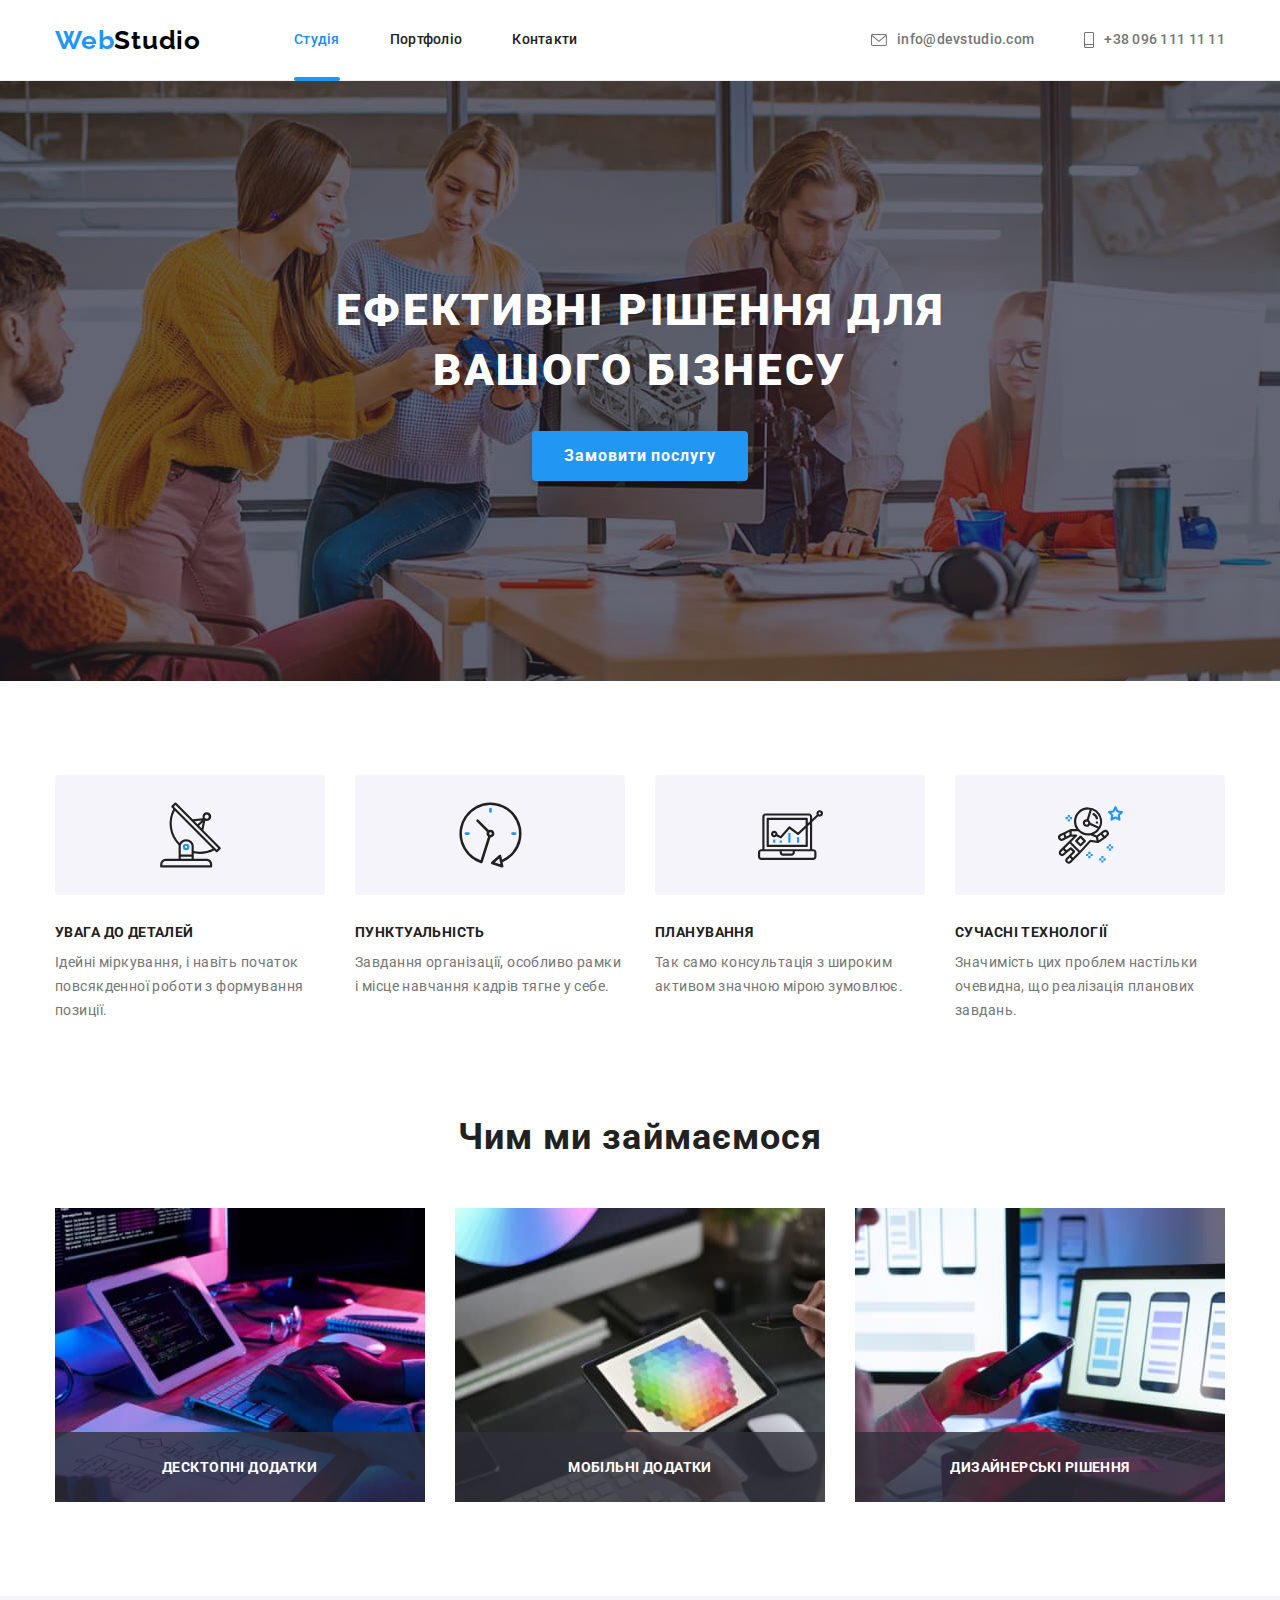
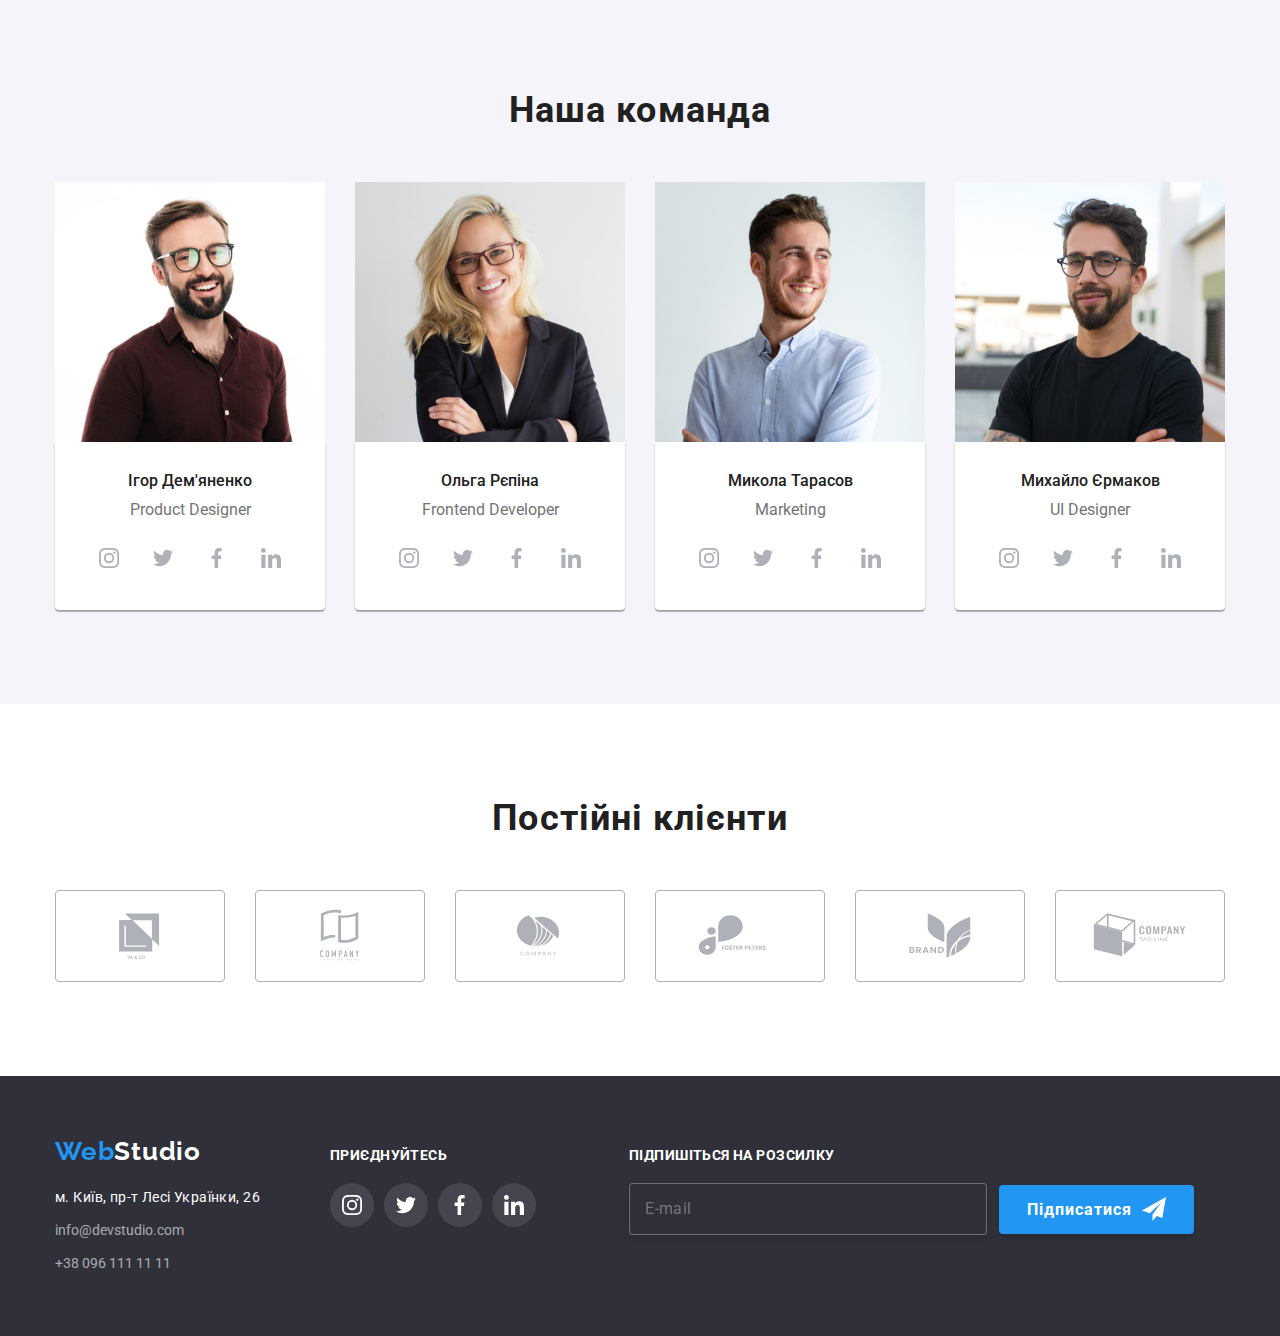
<file: index.html>
<!DOCTYPE html>
<html lang="uk">
  <head>
    <meta charset="UTF-8" />
    <meta
      http-equiv="X-UA-Compatible"
      content="IE=edge"
    />
    <meta
      name="viewport"
      content="width=device-width, initial-scale=1.0"
    />
    <meta
      name="viewport"
      content="width=device-width, initial-scale=1.0"
    />
    <title>WebStudio</title>
    <link
      rel="preconnect"
      href="https://fonts.googleapis.com"
    />
    <link
      rel="preconnect"
      href="https://fonts.gstatic.com"
      crossorigin
    />
    <link
      href="https://fonts.googleapis.com/css2?family=Raleway:wght@700&family=Roboto:wght@400;500;700;900&display=swap"
      rel="stylesheet"
    />
    <link
      rel="stylesheet"
      href="https://cdnjs.cloudflare.com/ajax/libs/modern-normalize/1.1.0/modern-normalize.min.css"
    />
    <link
      rel="stylesheet"
      href="./css/styles.css"
    />
    <link
      rel="stylesheet"
      href="./css/main.min.css"
    />
  </head>
  <body>
    <header class="header">
      <div class="container header__container">
        <nav class="navigation">
          <a class="logo" href=""
            ><span class="logo__first-part"
              >Web</span
            ><span class="logo__header"
              >Studio</span
            ></a
          >
          <ul class="list menu">
            <li class="menu__item">
              <a
                class="menu__link current"
                href="./index.html"
                >Студія</a
              >
            </li>
            <li class="menu__item">
              <a
                class="menu__link"
                href="./portfolio.html"
                >Портфоліо</a
              >
            </li>
            <li class="menu__item">
              <a class="menu__link" href=""
                >Контакти</a
              >
            </li>
          </ul>
        </nav>
        <div class="connect">
          <ul class="connect__list list">
            <li>
              <a
                class="connect__link"
                href="mailto=info@devstudio.com"
              >
                <svg width="16" height="12">
                  <use
                    class="connect__icon"
                    href="./images/sprite.svg#icon-envelope"
                  ></use></svg
                >info@devstudio.com</a
              >
            </li>
            <li>
              <a
                class="connect__link"
                href="tel=+380961111111"
              >
                <svg width="10" height="16 ">
                  <use
                    class="connect__icon"
                    href="./images/sprite.svg#icon-smartphone"
                  ></use></svg
                >+38 096 111 11 11</a
              >
            </li>
          </ul>
        </div>
      </div>
    </header>
    <main>
      <section class="hero">
        <h1 class="title">
          Ефективні рішення для <br />
          вашого бізнесу
        </h1>
        <button
          type="button"
          class="hero-button"
          data-modal-open
        >
          Замовити послугу
        </button>
      </section>
      <section class="about">
        <div class="container">
          <h2 class="visually-hidden">
            Наші переваги
          </h2>
          <ul class="about-list list">
            <li class="item-satellite">
              <div class="icon-container">
                <svg
                  class="about-svg"
                  width="65"
                  height="70px"
                >
                  <use
                    href="./images/symbol-defs.svg#iconsatellite-svg"
                  ></use>
                </svg>
              </div>
              <h3 class="features">
                УВАГА ДО ДЕТАЛЕЙ
              </h3>
              <p class="features-text">
                Ідейні міркування, і навіть
                початок повсякденної роботи з
                формування позиції.
              </p>
            </li>
            <li class="item-clock">
              <div class="icon-container">
                <svg
                  class="about-svg"
                  width="65"
                  height="70px"
                >
                  <use
                    href="./images/symbol-defs.svg#iconclock-svg"
                  ></use>
                </svg>
              </div>
              <h3 class="features">
                ПУНКТУАЛЬНІСТЬ
              </h3>
              <p class="features-text">
                Завдання організації, особливо
                рамки і місце навчання кадрів
                тягне у себе.
              </p>
            </li>
            <li class="item-computer">
              <div class="icon-container">
                <svg
                  class="about-svg"
                  width="65"
                  height="70px"
                >
                  <use
                    href="./images/symbol-defs.svg#icondiagram-svg"
                  ></use>
                </svg>
              </div>
              <h3 class="features">ПЛАНУВАННЯ</h3>
              <p class="features-text">
                Так само консультація з широким
                активом значною мірою зумовлює.
              </p>
            </li>
            <li class="item-astronaut">
              <div class="icon-container">
                <svg
                  class="about-svg"
                  width="65"
                  height="70px"
                >
                  <use
                    href="./images/symbol-defs.svg#iconastronaut-svg"
                  ></use>
                </svg>
              </div>
              <h3 class="features">
                СУЧАСНІ ТЕХНОЛОГІЇ
              </h3>
              <p class="features-text">
                Значимість цих проблем настільки
                очевидна, що реалізація планових
                завдань.
              </p>
            </li>
          </ul>
        </div>
      </section>
      <section class="content">
        <div class="container specialty">
          <h2 class="specialty__title">
            Чим ми займаємося
          </h2>
          <div class="work">
            <ul class="list apps">
              <li class="apps-text">
                <a href="#" class="apps__link"
                  ><img
                    src="./images/img-about-1.jpg"
                    alt="допомагаємо скластки робочій графік"
                    width="370"
                  />
                  <h3 class="apps__thum-text">
                    Десктопні додатки
                  </h3></a
                >
              </li>
              <li class="apps-text">
                <a href="#" class="apps__link"
                  ><img
                    src="./images/img-about-2.jpg"
                    alt="навчаємо на високому рівні"
                    width="370"
                  />
                  <h3 class="apps__mobile-text">
                    Мобільні додатки
                  </h3></a
                >
              </li>

              <li class="apps-text">
                <a href="#" class="apps__link">
                  <img
                    src="./images/img-abour-3.jpg"
                    alt="здійснюєм ваші мрії"
                    width="370"
                  />
                  <h3 class="apps__designe-text">
                    Дизайнерські рішення
                  </h3></a
                >
              </li>
            </ul>
          </div>
        </div>
      </section>
      <section class="slider">
        <div class="container">
          <h2 class="slider-heading">
            Наша команда
          </h2>
          <ul class="list slider-list">
            <li class="slider-text">
              <img
                class="slider-img"
                src="./images/img-igor.jpg"
                alt="Персонал"
                width="270"
              />
              <div class="primary-slider-text">
                <h3 class="slider-title">
                  Ігор Дем'яненко
                </h3>
                <p class="slider-text">
                  Product Designer
                </p>
                <ul class="list slider-list-icon">
                  <li class="slider-text-icon">
                    <a
                      class="soc-icons-link"
                      href="#"
                    >
                      <svg width="20" height="20">
                        <use
                          class="slider-icon-bg"
                          href="./images/symbol-defs.svg#iconinstagram-svg"
                        ></use>
                      </svg>
                    </a>
                  </li>
                  <li class="slider-text-icon">
                    <a
                      class="soc-icons-link"
                      href="#"
                    >
                      <svg width="20" height="20">
                        <use
                          class="slider-icon-bg"
                          href="./images/symbol-defs.svg#icontwitter-svg"
                        ></use>
                      </svg>
                    </a>
                  </li>
                  <li class="slider-text-icon">
                    <a
                      class="soc-icons-link"
                      href="#"
                    >
                      <svg width="20" height="20">
                        <use
                          class="slider-icon-bg"
                          href="./images/symbol-defs.svg#iconfacebook-svg"
                        ></use>
                      </svg>
                    </a>
                  </li>
                  <li class="slider-text-icon">
                    <a
                      class="soc-icons-link"
                      href="#"
                    >
                      <svg width="20" height="20">
                        <use
                          class="slider-icon-bg"
                          href="./images/symbol-defs.svg#iconlinkedin-svg"
                        ></use>
                      </svg>
                    </a>
                  </li>
                </ul>
              </div>
            </li>
            <li class="slider-text">
              <img
                class="slider-img"
                src="./images/img-olga.jpg"
                alt="Персонал"
                width="270"
              />
              <div class="primary-slider-text">
                <h3 class="slider-title">
                  Ольга Рєпіна
                </h3>
                <p class="slider-text">
                  Frontend Developer
                </p>
                <ul class="list slider-list-icon">
                  <li class="slider-text-icon">
                    <a
                      class="soc-icons-link"
                      href="#"
                    >
                      <svg width="20" height="20">
                        <use
                          class="slider-icon-bg"
                          href="./images/symbol-defs.svg#iconinstagram-svg"
                        ></use>
                      </svg>
                    </a>
                  </li>
                  <li class="slider-text-icon">
                    <a
                      class="soc-icons-link"
                      href="#"
                    >
                      <svg width="20" height="20">
                        <use
                          class="slider-icon-bg"
                          href="./images/symbol-defs.svg#icontwitter-svg"
                        ></use>
                      </svg>
                    </a>
                  </li>
                  <li class="slider-text-icon">
                    <a
                      class="soc-icons-link"
                      href="#"
                    >
                      <svg width="20" height="20">
                        <use
                          class="slider-icon-bg"
                          href="./images/symbol-defs.svg#iconfacebook-svg"
                        ></use>
                      </svg>
                    </a>
                  </li>
                  <li class="slider-text-icon">
                    <a
                      class="soc-icons-link"
                      href="#"
                    >
                      <svg width="20" height="20">
                        <use
                          class="slider-icon-bg"
                          href="./images/symbol-defs.svg#iconlinkedin-svg"
                        ></use>
                      </svg>
                    </a>
                  </li>
                </ul>
              </div>
            </li>
            <li class="slider-text">
              <img
                class="slider-img"
                src="./images/img-mukola.jpg"
                alt="Персонал"
                width="270"
              />
              <div class="primary-slider-text">
                <h3 class="slider-title">
                  Микола Тарасов
                </h3>
                <p class="slider-text">
                  Marketing
                </p>
                <ul class="list slider-list-icon">
                  <li class="slider-text-icon">
                    <a
                      class="soc-icons-link"
                      href="#"
                    >
                      <svg width="20" height="20">
                        <use
                          class="slider-icon-bg"
                          href="./images/symbol-defs.svg#iconinstagram-svg"
                        ></use>
                      </svg>
                    </a>
                  </li>
                  <li class="slider-text-icon">
                    <a
                      class="soc-icons-link"
                      href="#"
                    >
                      <svg width="20" height="20">
                        <use
                          class="slider-icon-bg"
                          href="./images/symbol-defs.svg#icontwitter-svg"
                        ></use>
                      </svg>
                    </a>
                  </li>
                  <li class="slider-text-icon">
                    <a
                      class="soc-icons-link"
                      href="#"
                    >
                      <svg width="20" height="20">
                        <use
                          class="slider-icon-bg"
                          href="./images/symbol-defs.svg#iconfacebook-svg"
                        ></use>
                      </svg>
                    </a>
                  </li>
                  <li class="slider-text-icon">
                    <a
                      class="soc-icons-link"
                      href="#"
                    >
                      <svg width="20" height="20">
                        <use
                          class="slider-icon-bg"
                          href="./images/symbol-defs.svg#iconlinkedin-svg"
                        ></use>
                      </svg>
                    </a>
                  </li>
                </ul>
              </div>
            </li>
            <li class="slider-text">
              <img
                class="slider-img"
                src="./images/img-mykhailo.jpg"
                alt="Персонал"
                width="270"
              />
              <div class="primary-slider-text">
                <h3 class="slider-title">
                  Михайло Єрмаков
                </h3>
                <p class="slider-text">
                  UI Designer
                </p>
                <ul class="list slider-list-icon">
                  <li class="slider-text-icon">
                    <a
                      class="soc-icons-link"
                      href="#"
                    >
                      <svg width="20" height="20">
                        <use
                          class="slider-icon-bg"
                          href="./images/symbol-defs.svg#iconinstagram-svg"
                        ></use>
                      </svg>
                    </a>
                  </li>
                  <li class="slider-text-icon">
                    <a
                      class="soc-icons-link"
                      href="#"
                    >
                      <svg width="20" height="20">
                        <use
                          class="slider-icon-bg"
                          href="./images/symbol-defs.svg#icontwitter-svg"
                        ></use>
                      </svg>
                    </a>
                  </li>
                  <li class="slider-text-icon">
                    <a
                      class="soc-icons-link"
                      href="#"
                    >
                      <svg width="20" height="20">
                        <use
                          class="slider-icon-bg"
                          href="./images/symbol-defs.svg#iconfacebook-svg"
                        ></use>
                      </svg>
                    </a>
                  </li>
                  <li class="slider-text-icon">
                    <a
                      class="soc-icons-link"
                      href="#"
                    >
                      <svg width="20" height="20">
                        <use
                          class="slider-icon-bg"
                          href="./images/symbol-defs.svg#iconlinkedin-svg"
                        ></use>
                      </svg>
                    </a>
                  </li>
                </ul>
              </div>
            </li>
          </ul>
        </div>
      </section>
      <section class="customers">
        <div class="container">
          <h2 class="customers__title">
            Постійні клієнти
          </h2>
          <ul class="list company">
            <li>
              <a class="company__link" href="#">
                <svg
                  class="company__icon-containers"
                  width="106"
                  height="60"
                >
                  <use
                    class="company__icon"
                    href="./images/symbol-logo-svg.svg#iconlogo-ya-svg"
                  ></use>
                </svg>
              </a>
            </li>
            <li>
              <a class="company__link" href="#">
                <svg
                  class="company__icon-containers"
                  width="106"
                  height="60"
                >
                  <use
                    class="company__icon"
                    href="./images/symbol-logo-svg.svg#iconlogo-tagline-svg"
                  ></use>
                </svg>
              </a>
            </li>
            <li>
              <a class="company__link" href="#">
                <svg
                  class="company__icon-containers"
                  width="106"
                  height="60"
                >
                  <use
                    class="company__icon"
                    href="./images/symbol-logo-svg.svg#iconlogo-company-svg"
                  ></use>
                </svg>
              </a>
            </li>
            <li>
              <a class="company__link" href="#">
                <svg
                  class="company__icon-containers"
                  width="106"
                  height="60"
                >
                  <use
                    class="company__icon"
                    href="./images/symbol-logo-svg.svg#iconlogo-foster-svg"
                  ></use>
                </svg>
              </a>
            </li>
            <li>
              <a class="company__link" href="#">
                <svg
                  class="company__icon-containers"
                  width="106"
                  height="60"
                >
                  <use
                    class="company__icon"
                    href="./images/symbol-logo-svg.svg#iconlogo-brand-svg"
                  ></use>
                </svg>
              </a>
            </li>
            <li>
              <a class="company__link" href="#">
                <svg
                  class="company__icon-containers"
                  width="106"
                  height="60"
                >
                  <use
                    class="company__icon"
                    href="./images/symbol-logo-svg.svg#iconlogo-tag-svg"
                  ></use>
                </svg>
              </a>
            </li>
          </ul>
        </div>
      </section>
    </main>
    <footer class="footer">
      <div class="container footer-container">
        <div class="primary-footer">
          <a
            class="logo footer-link"
            href="./index.html"
            ><span class="logo__first-part"
              >Web</span
            ><span class="logo__footer"
              >Studio</span
            ></a
          >
          <address>
            <ul class="list footer-list">
              <li class="item">
                <a
                  class="footer-adress"
                  href="https://goo.gl/maps/4LqHr1r6RmhCcxyH7"
                  target="_blank"
                  rel="noopener nofollow noreferrer"
                  >м. Київ, пр-т Лесі Українки,
                  26</a
                >
              </li>
              <li class="item">
                <a
                  class="footer-contacts"
                  href="mailto=info@devstudio.com"
                  >info@devstudio.com</a
                >
              </li>
              <li class="item">
                <a
                  class="footer-contacts"
                  href="tel=+380961111111"
                  >+38 096 111 11 11</a
                >
              </li>
            </ul>
          </address>
        </div>
        <div class="container-icons">
          <h2 class="footer-title-icons">
            приєднуйтесь
          </h2>
          <ul class="list footer-list-icons">
            <li>
              <a
                class="soc-ocons-footer"
                href="#"
              >
                <svg
                  class="soc-icons-image"
                  width="20"
                  height="20"
                >
                  <use
                    class="footer-icon"
                    href="./images/symbol-defs.svg#iconinstagram-svg"
                  ></use>
                </svg>
              </a>
            </li>
            <li>
              <a
                class="soc-ocons-footer"
                href="#"
              >
                <svg width="20" height="20">
                  <use
                    class="footer-icon"
                    href="./images/symbol-defs.svg#icontwitter-svg"
                  ></use>
                </svg>
              </a>
            </li>
            <li>
              <a
                class="soc-ocons-footer"
                href="#"
              >
                <svg width="20" height="20">
                  <use
                    class="footer-icon"
                    href="./images/symbol-defs.svg#iconfacebook-svg"
                  ></use>
                </svg>
              </a>
            </li>
            <li>
              <a
                class="soc-ocons-footer"
                href="#"
              >
                <svg width="20" height="20">
                  <use
                    class="footer-icon"
                    href="./images/symbol-defs.svg#iconlinkedin-svg"
                  ></use>
                </svg>
              </a>
            </li>
          </ul>
        </div>
        <div class="form-container">
          <p class="footer-form-text">
            Підпишіться на розсилку
          </p>
          <form class="form-footer">
            <label
              class="footer-label"
              for="gmail"
            ></label>
            <input
              class="footer-input"
              type="email"
              name="gmail"
              id="gmail"
              placeholder="E-mail"
            />
            <button
              type="submit"
              class="footer-btn"
            >
              Підписатися
              <svg
                class="footer-btn-icon"
                width="24"
                height="24"
              >
                <use
                  href="./images/symbol-defs.svg#icon-send"
                ></use>
              </svg>
            </button>
          </form>
        </div>
      </div>
    </footer>
    <div class="backdrop is-hidden" data-modal>
      <div class="modal">
        <button
          type="button"
          class="button-modal"
          data-modal-close
        >
          <svg
            class="modal-svg"
            width="18"
            height="18"
          >
            <use
              class="modal-icon"
              href="./images/sprite.svg#iconclose-black-svg"
            ></use>
          </svg>
        </button>
        <b class="form-title"
          >Залиште свої дані, ми вам
          передзвонимо</b
        >
        <form class="modal-form">
          <ul class="form-list list">
            <li class="modal-list-text">
              <label
                class="form-label"
                for="name"
              >
                Ім'я</label
              >
              <div class="form-wrap">
                <input
                  class="form-input"
                  type="text"
                  name="name"
                  required
                  id="name"
                />
                <svg
                  class="modal-svg-input"
                  width="18"
                  height="18"
                >
                  <use
                    class="modal-icon"
                    href="./images/symbol-defs.svg#iconperson-black-svg"
                  ></use>
                </svg>
              </div>
            </li>
            <li class="modal-list-text">
              <label class="form-label" for="tel">
                Телефон</label
              >
              <div class="form-wrap">
                <input
                  class="form-input"
                  type="tel"
                  name="tel"
                  required
                  id="tel"
                />
                <svg
                  class="modal-svg-input"
                  width="18"
                  height="18"
                >
                  <use
                    class="modal-icon"
                    href="./images/symbol-defs.svg#iconphone-black-svg"
                  ></use>
                </svg>
              </div>
            </li>
            <li class="modal-list-text">
              <label
                class="form-label"
                for="mail"
              >
                Пошта</label
              >
              <div class="form-wrap">
                <input
                  class="form-input"
                  type="email"
                  name="mail"
                  required
                  id="mail"
                />
                <svg
                  class="modal-svg-input"
                  width="18"
                  height="18"
                >
                  <use
                    href="./images/symbol-defs.svg#iconemail-black-svg"
                  ></use>
                </svg>
              </div>
            </li>
          </ul>

          <label class="form-label" for="comment"
            >Коментар</label
          >
          <textarea
            class="form-textarea"
            name="comment"
            id="comment"
            rows="10"
            placeholder="Введіть текст"
          ></textarea>
          <div class="form-checkbox">
            <input
              class="checkbox-input visually-hidden"
              type="checkbox"
              name="checkbox"
              required
              id="checkbox"
              value="true"
            />
            <label
              for="checkbox"
              class="check-text"
            >
              <span>
                <svg
                  class="check-icon"
                  height="15"
                  width="16"
                >
                  <use
                    href="./images/symbol-defs.svg#icon-check-icon"
                  ></use>
                </svg>
              </span>
              Погоджуюся з розсилкою та приймаю
              <a href="#" class="form-link"
                >Умови договору</a
              >
            </label>
          </div>
          <button
            type="submit"
            class="form-button"
          >
            Відправити
          </button>
        </form>
      </div>
    </div>
    <script src="./modal.js"></script>
  </body>
</html>
</file>
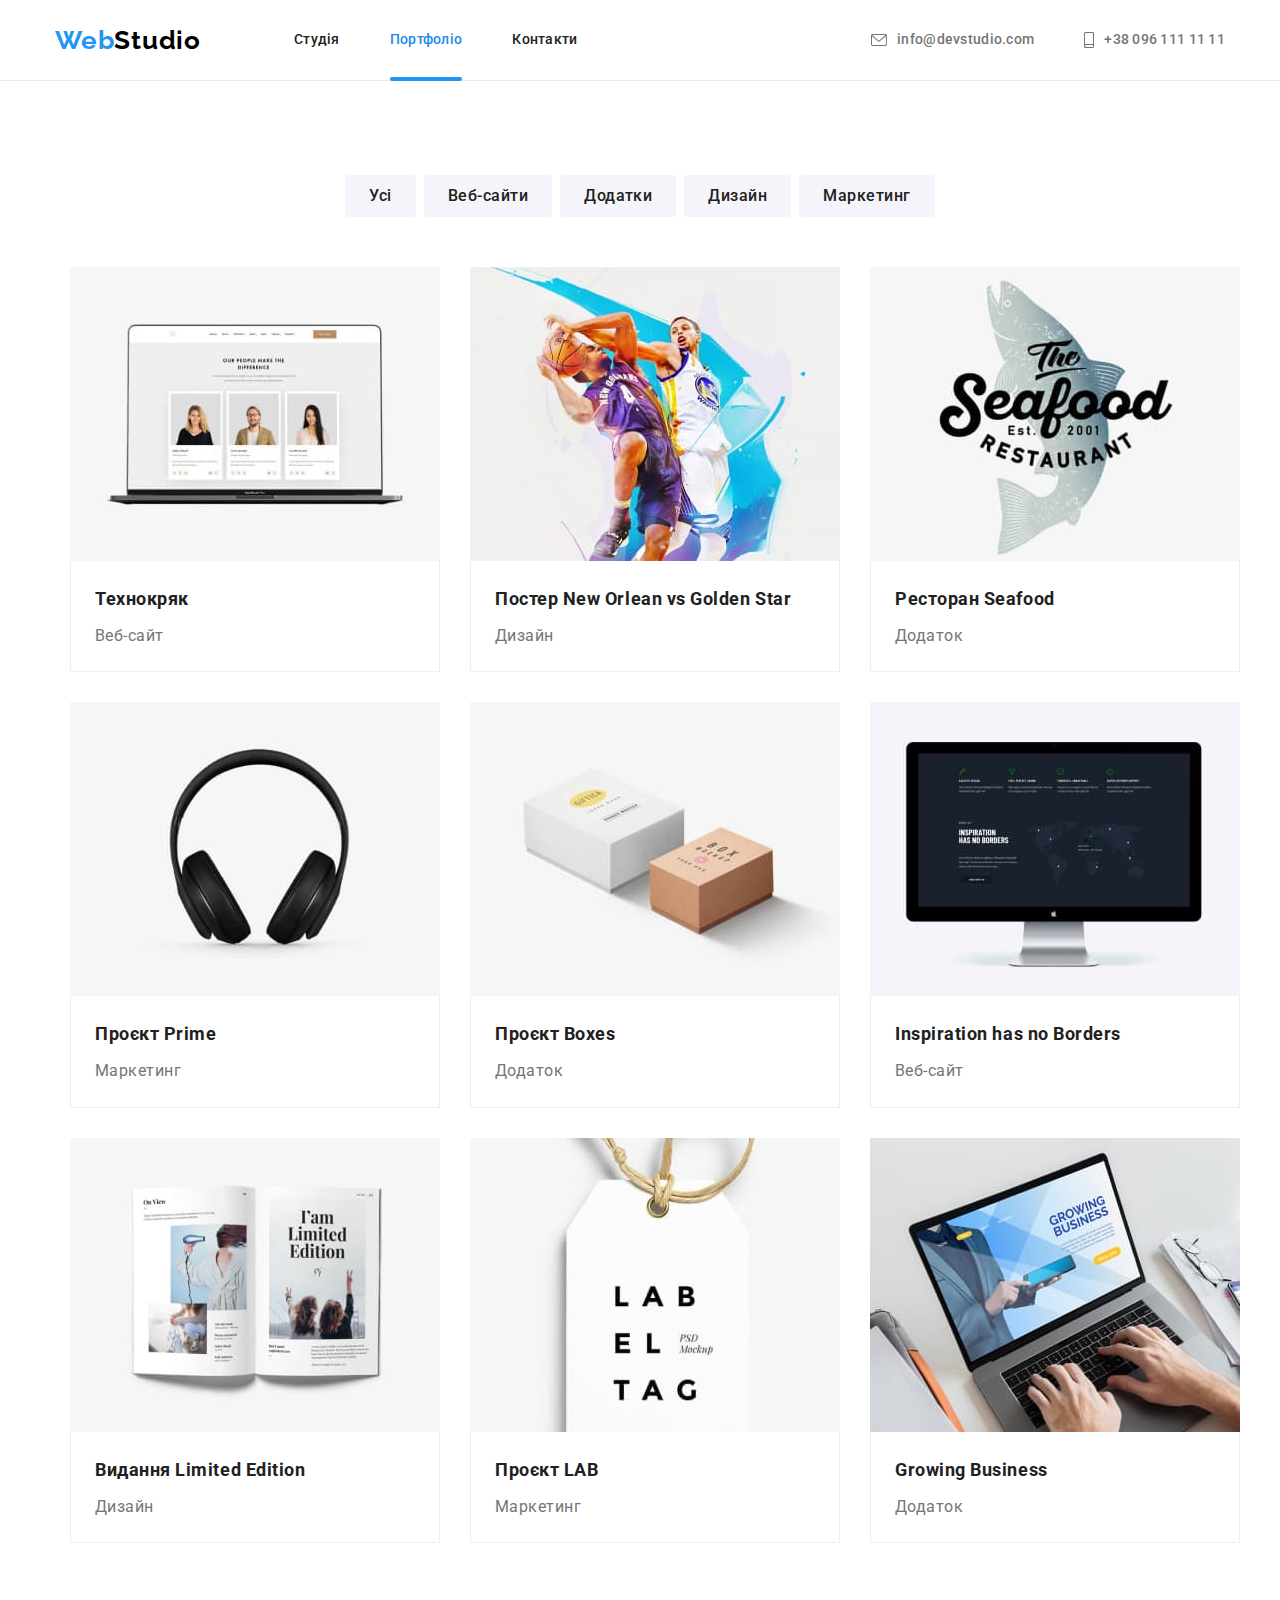
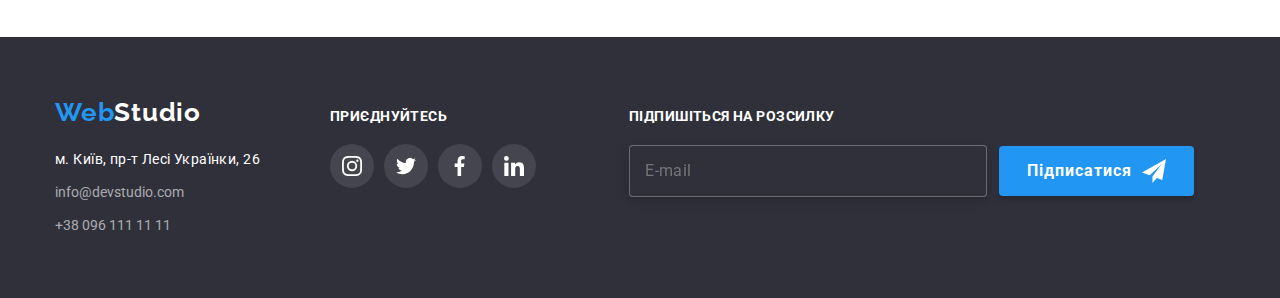
<file: portfolio.html>
<!DOCTYPE html>
<html lang="uk">
  <head>
    <meta charset="UTF-8" />
    <meta
      http-equiv="X-UA-Compatible"
      content="IE=edge"
    />
    <meta
      name="viewport"
      content="width=device-width, initial-scale=1.0"
    />
    <title>WebStudio</title>
    <link
      rel="preconnect"
      href="https://fonts.googleapis.com"
    />
    <link
      rel="preconnect"
      href="https://fonts.gstatic.com"
      crossorigin
    />
    <link
      href="https://fonts.googleapis.com/css2?family=Raleway:wght@700&family=Roboto:wght@400;500;700;900&display=swap"
      rel="stylesheet"
    />
    <link
      rel="stylesheet"
      href="https://cdnjs.cloudflare.com/ajax/libs/modern-normalize/1.1.0/modern-normalize.min.css"
    />
    <link
      rel="stylesheet"
      href="./css/styles.css"
    />
    <link
      rel="stylesheet"
      href="./css/portfolio.min.css"
    />
  </head>
  <body>
    <header class="header">
      <div class="container header__container">
        <nav class="navigation">
          <a class="logo" href=""
            ><span class="logo__first-part"
              >Web</span
            ><span class="logo__header"
              >Studio</span
            ></a
          >
          <ul class="list menu">
            <li class="menu__item">
              <a
                class="menu__link"
                href="./index.html"
                >Студія</a
              >
            </li>
            <li class="menu__item">
              <a
                class="menu__link current"
                href="./portfolio.html"
                >Портфоліо</a
              >
            </li>
            <li class="menu__item">
              <a class="menu__link" href=""
                >Контакти</a
              >
            </li>
          </ul>
        </nav>
        <div class="connect">
          <ul class="connect__list list">
            <li>
              <a
                class="connect__link"
                href="mailto=info@devstudio.com"
              >
                <svg width="16" height="12">
                  <use
                    class="connect__icon"
                    href="./images/sprite.svg#icon-envelope"
                  ></use></svg
                >info@devstudio.com</a
              >
            </li>
            <li>
              <a
                class="connect__link"
                href="tel=+380961111111"
              >
                <svg width="10" height="16 ">
                  <use
                    class="connect__icon"
                    href="./images/sprite.svg#icon-smartphone"
                  ></use></svg
                >+38 096 111 11 11</a
              >
            </li>
          </ul>
        </div>
      </div>
    </header>
    <main>
      <section class="cart">
        <div class="container">
          <h1 class="visually-hidden">
            Портофоліо
          </h1>
          <ul class="list cart-list">
            <li>
              <button class="btn" type="button">
                Усі
              </button>
            </li>
            <li>
              <button class="btn" type="button">
                Веб-сайти
              </button>
            </li>
            <li>
              <button class="btn" type="button">
                Додатки
              </button>
            </li>
            <li>
              <button class="btn" type="button">
                Дизайн
              </button>
            </li>
            <li>
              <button class="btn" type="button">
                Маркетинг
              </button>
            </li>
          </ul>
          <div class="container">
            <ul class="list secondary-list">
              <li class="item project-item">
                <a
                  class="cart-container-link"
                  href="#"
                >
                  <div class="project-thumb">
                    <img
                      class="cart-img"
                      src="./images/images-portfolio/img-portfolio-1-jpg.jpg"
                      alt="Веб-сайт"
                      width="370"
                    />
                    <p class="product-text">
                      Ресурс пропонує комплексні
                      пропозиції з різним рівнем
                      функціоналу та сервісів. Все
                      це дозволить відвідувачу
                      отримати вичерпні відомості
                      про компанію чи приватну
                      особу.
                    </p>
                  </div>
                  <div class="cart-container">
                    <h2 class="cart-title">
                      Технокряк
                    </h2>
                    <p class="cart-text">
                      Веб-сайт
                    </p>
                  </div>
                </a>
              </li>
              <li class="item project-item">
                <a
                  class="cart-container-link"
                  href="#"
                >
                  <div class="project-thumb">
                    <img
                      class="cart-img"
                      src="./images/images-portfolio/img-portfolio-2-jpg.jpg"
                      alt="Дизайн"
                      width="370"
                    />
                    <p class="product-text">
                      Ресурс пропонує комплексні
                      пропозиції з різним рівнем
                      функціоналу та сервісів. Все
                      це дозволить відвідувачу
                      отримати вичерпні відомості
                      про компанію чи приватну
                      особу.
                    </p>
                  </div>
                  <div class="cart-container">
                    <h2 class="cart-title">
                      Постер New Orlean vs Golden
                      Star
                    </h2>
                    <p class="cart-text">
                      Дизайн
                    </p>
                  </div>
                </a>
              </li>
              <li class="item project-item">
                <a
                  class="cart-container-link"
                  href="#"
                >
                  <div class="project-thumb">
                    <img
                      class="cart-img"
                      src="./images/images-portfolio/img-portfolio-3-jpg.jpg"
                      alt="Додаток"
                      width="370"
                    />
                    <p class="product-text">
                      Ресурс пропонує комплексні
                      пропозиції з різним рівнем
                      функціоналу та сервісів. Все
                      це дозволить відвідувачу
                      отримати вичерпні відомості
                      про компанію чи приватну
                      особу.
                    </p>
                  </div>
                  <div class="cart-container">
                    <h2 class="cart-title">
                      Ресторан Seafood
                    </h2>
                    <p class="cart-text">
                      Додаток
                    </p>
                  </div>
                </a>
              </li>
              <li class="item project-item">
                <a
                  class="cart-container-link"
                  href="#"
                >
                  <div class="project-thumb">
                    <img
                      class="cart-img"
                      src="./images/images-portfolio/img-portfolio-4-jpg.jpg"
                      alt="Маркетинг"
                      width="370"
                    />
                    <p class="product-text">
                      Ресурс пропонує комплексні
                      пропозиції з різним рівнем
                      функціоналу та сервісів. Все
                      це дозволить відвідувачу
                      отримати вичерпні відомості
                      про компанію чи приватну
                      особу.
                    </p>
                  </div>
                  <div class="cart-container">
                    <h2 class="cart-title">
                      Проєкт Prime
                    </h2>
                    <p class="cart-text">
                      Маркетинг
                    </p>
                  </div>
                </a>
              </li>
              <li class="item project-item">
                <a
                  class="cart-container-link"
                  href="#"
                >
                  <div class="project-thumb">
                    <img
                      class="cart-img"
                      src="./images/images-portfolio/img-portfolio-5-jpg.jpg"
                      alt="Додаток"
                      width="370"
                    />
                    <p class="product-text">
                      Ресурс пропонує комплексні
                      пропозиції з різним рівнем
                      функціоналу та сервісів. Все
                      це дозволить відвідувачу
                      отримати вичерпні відомості
                      про компанію чи приватну
                      особу.
                    </p>
                  </div>
                  <div class="cart-container">
                    <h2 class="cart-title">
                      Проєкт Boxes
                    </h2>
                    <p class="cart-text">
                      Додаток
                    </p>
                  </div>
                </a>
              </li>
              <li class="item project-item">
                <a
                  class="cart-container-link"
                  href="#"
                >
                  <div class="project-thumb">
                    <img
                      class="cart-img"
                      src="./images/images-portfolio/img-portfolio-6-lpg.jpg"
                      alt="Веб-сайт"
                      width="370"
                    />
                    <p class="product-text">
                      Ресурс пропонує комплексні
                      пропозиції з різним рівнем
                      функціоналу та сервісів. Все
                      це дозволить відвідувачу
                      отримати вичерпні відомості
                      про компанію чи приватну
                      особу.
                    </p>
                  </div>
                  <div class="cart-container">
                    <h2 class="cart-title">
                      Inspiration has no Borders
                    </h2>
                    <p class="cart-text">
                      Веб-сайт
                    </p>
                  </div>
                </a>
              </li>
              <li class="item project-item">
                <a
                  class="cart-container-link"
                  href="#"
                >
                  <div class="project-thumb">
                    <img
                      class="cart-img"
                      src="./images/images-portfolio/img-portfolio-7-jpg.jpg"
                      alt="Дизайн"
                      width="370"
                    />
                    <p class="product-text">
                      Ресурс пропонує комплексні
                      пропозиції з різним рівнем
                      функціоналу та сервісів. Все
                      це дозволить відвідувачу
                      отримати вичерпні відомості
                      про компанію чи приватну
                      особу.
                    </p>
                  </div>
                  <div class="cart-container">
                    <h2 class="cart-title">
                      Видання Limited Edition
                    </h2>
                    <p class="cart-text">
                      Дизайн
                    </p>
                  </div>
                </a>
              </li>
              <li class="item project-item">
                <a
                  class="cart-container-link"
                  href="#"
                >
                  <div class="project-thumb">
                    <img
                      class="cart-img"
                      src="./images/images-portfolio/img-portfolio-8-jpg.jpg"
                      alt="Маркетинг"
                      width="370"
                    />
                    <p class="product-text">
                      Ресурс пропонує комплексні
                      пропозиції з різним рівнем
                      функціоналу та сервісів. Все
                      це дозволить відвідувачу
                      отримати вичерпні відомості
                      про компанію чи приватну
                      особу.
                    </p>
                  </div>
                  <div class="cart-container">
                    <h2 class="cart-title">
                      Проєкт LAB
                    </h2>
                    <p class="cart-text">
                      Маркетинг
                    </p>
                  </div>
                </a>
              </li>
              <li class="item project-item">
                <a
                  class="cart-container-link"
                  href="#"
                >
                  <div class="project-thumb">
                    <img
                      class="cart-img"
                      src="./images/images-portfolio/img-portfolio-9-jpg.jpg"
                      alt="Додаток"
                      width="370"
                    />
                    <p class="product-text">
                      Ресурс пропонує комплексні
                      пропозиції з різним рівнем
                      функціоналу та сервісів. Все
                      це дозволить відвідувачу
                      отримати вичерпні відомості
                      про компанію чи приватну
                      особу.
                    </p>
                  </div>
                  <div class="cart-container">
                    <h2 class="cart-title">
                      Growing Business
                    </h2>
                    <p class="cart-text">
                      Додаток
                    </p>
                  </div>
                </a>
              </li>
            </ul>
          </div>
        </div>
      </section>
    </main>
    <footer class="footer">
      <div class="container footer-container">
        <div class="primary-footer">
          <a
            class="logo footer-link"
            href="./index.html"
            ><span class="logo__first-part"
              >Web</span
            ><span class="logo__footer"
              >Studio</span
            ></a
          >
          <address>
            <ul class="list footer-list">
              <li class="item">
                <a
                  class="footer-adress"
                  href="https://goo.gl/maps/4LqHr1r6RmhCcxyH7"
                  target="_blank"
                  rel="noopener nofollow noreferrer"
                  >м. Київ, пр-т Лесі Українки,
                  26</a
                >
              </li>
              <li class="item">
                <a
                  class="footer-contacts"
                  href="mailto=info@devstudio.com"
                  >info@devstudio.com</a
                >
              </li>
              <li class="item">
                <a
                  class="footer-contacts"
                  href="tel=+380961111111"
                  >+38 096 111 11 11</a
                >
              </li>
            </ul>
          </address>
        </div>
        <div class="container-icons">
          <h2 class="footer-title-icons">
            приєднуйтесь
          </h2>
          <ul class="list footer-list-icons">
            <li>
              <a
                class="soc-ocons-footer"
                href="#"
              >
                <svg
                  class="soc-icons-image"
                  width="20"
                  height="20"
                >
                  <use
                    class="footer-icon"
                    href="./images/symbol-defs.svg#iconinstagram-svg"
                  ></use>
                </svg>
              </a>
            </li>
            <li>
              <a
                class="soc-ocons-footer"
                href="#"
              >
                <svg width="20" height="20">
                  <use
                    class="footer-icon"
                    href="./images/symbol-defs.svg#icontwitter-svg"
                  ></use>
                </svg>
              </a>
            </li>
            <li>
              <a
                class="soc-ocons-footer"
                href="#"
              >
                <svg width="20" height="20">
                  <use
                    class="footer-icon"
                    href="./images/symbol-defs.svg#iconfacebook-svg"
                  ></use>
                </svg>
              </a>
            </li>
            <li>
              <a
                class="soc-ocons-footer"
                href="#"
              >
                <svg width="20" height="20">
                  <use
                    class="footer-icon"
                    href="./images/symbol-defs.svg#iconlinkedin-svg"
                  ></use>
                </svg>
              </a>
            </li>
          </ul>
        </div>
        <div class="form-container">
          <p class="footer-form-text">
            Підпишіться на розсилку
          </p>
          <form class="form-footer">
            <label
              class="footer-label"
              for="gmail"
            ></label>
            <input
              class="footer-input"
              type="email"
              name="gmail"
              id="gmail"
              placeholder="E-mail"
            />
            <button
              type="submit"
              class="footer-btn"
            >
              Підписатися
              <svg
                class="footer-btn-icon"
                width="24"
                height="24"
              >
                <use
                  href="./images/symbol-defs.svg#icon-send"
                ></use>
              </svg>
            </button>
          </form>
        </div>
      </div>
    </footer>
  </body>
</html>
</file>
<file: css/styles.css>
/* button */

/* hero */
</file>
<file: css/main.min.css>
h1,h2,h3,h4,p,ul{margin:0}img{display:block;max-width:100%}.list{list-style:none;margin:0;padding:0}a{text-decoration:none}link{text-decoration:none}.container{width:1200px;padding-left:15px;padding-right:15px;margin:0 auto}body{background-color:#fff;font-family:Roboto,sans-serif}:root{--title-text-color: #212121;--section-background-color: #f5f4fa;--second-background-color: #2f303a;--footer-contacts-color: rgba(255, 255, 255, 0.6);--second-text-color: #757575;--ptimary-backgrond-color: #ffffff;--primary-text-color: #ffffff;--accent-text-color: #2196f3;--second-accent-color: #188ce8;--accent-background-color: #188ce8;--thumb-bg: rgba(47, 48, 58, 0.8)}.visually-hidden{position:absolute;white-space:nowrap;width:1px;height:1px;overflow:hidden;border:0;padding:0;clip:rect(0 0 0 0);-webkit-clip-path:inset(50%);clip-path:inset(50%);margin:-1px}.is-hidden{opacity:0;pointer-events:none;visibility:hidden}.hero-button{color:#fff;background-color:#2196f3;font-weight:700;font-size:16px;line-height:1.88;letter-spacing:.06em;font-family:inherit;cursor:pointer;border-radius:4px;padding:10px 32px;border:rgba(0,0,0,0);box-shadow:0px 4px 4px rgba(0,0,0,.15);transition:color 250ms cubic-bezier(0.4, 0, 0.2, 1),background-color 250ms cubic-bezier(0.4, 0, 0.2, 1)}.hero-button:hover,.hero-button:focus{background-color:var(--accent-background-color)}.btn{color:var(--title-text-color);background-color:var(--section-background-color);font-weight:500;font-size:16px;line-height:1.62;font-family:inherit;cursor:pointer;border-radius:4px;border-color:rgba(0,0,0,0);padding:6px 22px;letter-spacing:.03em;transition:color 250ms cubic-bezier(0.4, 0, 0.2, 1),background-color 250ms cubic-bezier(0.4, 0, 0.2, 1),box-shadow 250ms cubic-bezier(0.4, 0, 0.2, 1)}.btn:hover,.btn:focus{background-color:#2196f3;color:var(--primary-text-color);box-shadow:0px 3px 1px rgba(0,0,0,.1),0px 1px 2px rgba(0,0,0,.08),0px 2px 2px rgba(0,0,0,.12)}.footer-btn{display:flex;text-align:center;align-items:center;margin-left:12px;gap:10px;padding:10px 28px;justify-content:center;transition:color 250ms cubic-bezier(0.4, 0, 0.2, 1),background-color 250ms cubic-bezier(0.4, 0, 0.2, 1);cursor:pointer;font-weight:700;font-size:16px;line-height:1.87;letter-spacing:.06em;background:var(--accent-text-color);color:var(--primary-text-color);box-shadow:0px 4px 4px rgba(0,0,0,.15);border-radius:4px;border:none}.footer-btn:hover,.footer-btn:focus{background-color:var(--accent-background-color)}.form-button{align-items:center;text-align:center;display:block;margin-right:auto;margin-left:auto;padding:10px 52px;border:none;background-color:var(--accent-text-color);box-shadow:0px 4px 4px rgba(0,0,0,.15);border-radius:4px;cursor:pointer;transition:color 250ms cubic-bezier(0.4, 0, 0.2, 1),background-color 250ms cubic-bezier(0.4, 0, 0.2, 1);font-family:inherit;font-weight:700;font-size:16px;line-height:1.87;letter-spacing:.06em;color:var(--primary-text-color)}.form-button:focus,.form-button:hover{background-color:var(--accent-background-color)}.button-modal{position:absolute;top:8px;right:8px;display:flex;align-items:center;justify-content:center;cursor:pointer;height:30px;width:30px;border:1px solid rgba(0,0,0,.1);background-color:var(--ptimary-backgrond-color);border-radius:50%;padding:0;transition:fill 250ms cubic-bezier(0.4, 0, 0.2, 1)}.button-modal:focus{background-color:#fff}.header{border-bottom:1px solid #ececec}.header__container{display:flex;align-items:center}.header__container .navigation{display:flex;align-items:center}.navigation{background-color:var(--ptimary-backgrond-color)}.logo{font-family:"Raleway";font-weight:700;font-size:26px;line-height:1.19;letter-spacing:.03em;text-align:center}.logo__first-part{color:var(--accent-text-color)}.logo__header{color:#000}.menu{display:flex;gap:50px;margin-left:93px}.menu__item{position:relative}.menu__link.current::after{content:"";display:block;width:100%;height:4px;bottom:-1px;position:absolute;background-color:var(--accent-text-color);border-radius:2px}.connect__list .connect__link{display:flex;padding-top:32px;padding-bottom:32px;align-items:center}.connect{align-items:center;display:flex;margin-left:auto}.nav-icon{fill:var(--second-text-color)}.navigation .menu__link{color:var(--title-text-color);font-family:Roboto,sans-serif;font-weight:500;font-size:14px;line-height:1.14;letter-spacing:.02em;cursor:pointer}.connect__list{display:flex;align-items:center;gap:50px;margin-left:auto}.connect__link{color:var(--second-text-color);font-weight:500;font-size:14px;line-height:1.14;letter-spacing:.02em;align-items:center;gap:10px;transition:color 250ms cubic-bezier(0.4, 0, 0.2, 1)}.connect__link:focus,.connect__link:hover{color:var(--accent-text-color)}.connect__link .connect__icon{transition:fill 250ms cubic-bezier(0.4, 0, 0.2, 1)}.connect__icon{fill:var(--second-text-color)}.connect__link:focus .connect__icon,.connect__link:hover .connect__icon{fill:var(--accent-text-color)}.menu__link.current{color:var(--second-accent-color)}.menu__link{color:var(--title-text-color);font-family:Roboto,sans-serif;font-weight:500;font-size:14px;line-height:1.14;letter-spacing:.02em;list-style:inherit;padding-top:32px;padding-bottom:32px;display:block;transition:color 250ms cubic-bezier(0.4, 0, 0.2, 1)}.menu__link:focus,.menu__link:hover{color:var(--accent-text-color)}.hero{background-color:#c4c4c4;text-align:center;padding-top:200px;padding-bottom:200px;background-image:linear-gradient(rgba(47, 48, 58, 0.4), rgba(47, 48, 58, 0.4)),url(../images/hero-bg.jpg);background-repeat:no-repeat;background-position:center;background-size:cover;max-width:1600px;align-items:center;margin-right:auto;margin-left:auto}.title{color:var(--primary-text-color);font-weight:900;font-size:44px;line-height:1.36;letter-spacing:.06em;text-transform:uppercase;margin-bottom:30px}.about{padding-bottom:94px;padding-top:94px}.about-list{display:flex;gap:30px}.about-list li{flex-basis:calc((100% - 90px)/4)}.icon-container{align-items:center;justify-content:center;width:270px;height:120px;background-color:var(--section-background-color);display:flex;margin-bottom:30px;border-radius:4px}.features{color:var(--title-text-color);font-style:normal;font-weight:700;font-size:14px;line-height:1.14;letter-spacing:.03em;margin-bottom:10px}.features-text{color:var(--second-text-color);font-size:14px;line-height:1.71;letter-spacing:.03em}.content{padding-bottom:94px}.work{display:flex;flex-basis:calc((100% - 60px)/3)}.specialty__title{color:var(--title-text-color);font-weight:700;font-size:36px;line-height:1.16;text-align:center;letter-spacing:.03em;margin-top:0;margin-bottom:50px}.content .list{display:flex;gap:30px}.thumb{position:relative}.apps__thum-text{font-size:14px;line-height:1.14px;text-align:center;letter-spacing:.03em;background:var(--thumb-bg);color:var(--primary-text-color);bottom:0;left:50%;transform:translate(-50%, 0);display:flex;position:absolute;width:370px;height:70px;padding:27px 107px;text-transform:uppercase;align-items:center}.thumb-item{position:relative}.apps__mobile-text{font-size:14px;line-height:1.14px;text-align:center;letter-spacing:.03em;background:var(--thumb-bg);color:var(--primary-text-color);bottom:0;left:50%;transform:translate(-50%, 0);display:flex;position:absolute;width:370px;height:70px;text-transform:uppercase;align-items:center;justify-content:center}.thumb-designe{position:relative}.apps__designe-text{font-size:14px;line-height:1.14px;text-align:center;letter-spacing:.03em;background:var(--thumb-bg);color:var(--primary-text-color);bottom:0;left:50%;transform:translate(-50%, 0);display:flex;position:absolute;width:370px;height:70px;text-transform:uppercase;align-items:center;justify-content:center}.apps__link{position:relative}.slider{background-color:var(--section-background-color);padding-top:94px;padding-bottom:94px}.slider-list{display:flex;gap:30px}.slider-text{text-align:center}.primary-slider-text{box-shadow:0px 1px 3px rgba(0,0,0,.12),0px 1px 1px rgba(0,0,0,.14),0px 2px 1px rgba(0,0,0,.2);border-radius:0px 0px 4px 4px}.slider-heading{color:var(--title-text-color);font-weight:700;font-size:36px;line-height:1.16;text-align:center;letter-spacing:.03em;margin-top:0;margin-bottom:50px}.slider-title{color:var(--title-text-color);font-weight:500;font-size:16px;line-height:1.18;margin-bottom:10px}.slider-text{color:var(--second-text-color);font-size:16px;line-height:1.18;background-color:var(--ptimary-backgrond-color)}.soc-icons-link{width:44px;height:44px;border-radius:50%;align-items:center;justify-content:center;display:flex;transition:background-color 250ms cubic-bezier(0.4, 0, 0.2, 1)}.soc-icons-link:hover,.soc-icons-link:focus{fill:var(--primary-text-color);background-color:var(--accent-text-color)}.soc-icons-link .slider-icon-bg{transition:fill 250ms cubic-bezier(0.4, 0, 0.2, 1)}.slider-list-icon{display:flex;align-items:center;justify-content:center;margin-top:16px;gap:10px}.slider-icon-bg{fill:#afb1b8}.soc-icons-link:hover .slider-icon-bg,.soc-icons-link:focus .slider-icon-bg{fill:var(--primary-text-color)}.primary-slider-text{padding-top:30px;padding-bottom:30px}.customers{background-color:var(--ptimary-backgrond-color);padding-top:94px;padding-bottom:94px}.customers__title{font-weight:700;font-size:36px;line-height:1.16;text-align:center;letter-spacing:.03em;color:var(--title-text-color);margin-right:auto;margin-left:auto;margin-bottom:50px}.company{display:flex;gap:30px;align-items:center}.company__link{display:flex;width:170px;height:92px;justify-content:center;align-items:center;border:1px solid #afb1b8;border-radius:4px;padding:16px 32px;background-color:var(--ptimary-backgrond-color);transition:border-color 250ms cubic-bezier(0.4, 0, 0.2, 1)}.company__link:focus,.company__link:hover{border-color:var(--accent-text-color)}.company__link .company__icon{transition:fill 250ms cubic-bezier(0.4, 0, 0.2, 1)}.company__icon{fill:#afb1b8}.company__link:focus .company__icon,.company__link:hover .company__icon{fill:var(--accent-text-color)}.backdrop{position:fixed;top:0;left:0;width:100%;height:100%;opacity:1;transition:opacity 250ms cubic-bezier(0.4, 0, 0.2, 1),visibility 250ms cubic-bezier(0.4, 0, 0.2, 1);background-color:rgba(0,0,0,.2)}.modal{position:absolute;top:50%;left:50%;transform:translate(-50%, -50%) scale(1);transition:transform 250ms cubic-bezier(0.4, 0, 0.2, 1);padding:40px;min-width:528px;min-height:581px;background-color:var(--ptimary-backgrond-color)}.backdrop.is-hidden .modal{transform:translate(-50%, -50%) scale(0);transition:transform 250ms cubic-bezier(0.4, 0, 0.2, 1)}.form-title{display:block;text-align:center;margin-bottom:12px;font-weight:700;font-size:20px;line-height:1.15;letter-spacing:.03em;color:var(--title-text-color)}.modal-list-text{margin-bottom:10px}.form-label{display:flex;flex-direction:column;font-weight:400;font-size:12px;letter-spacing:.01em;margin-bottom:4px;color:var(--second-text-color)}.form-wrap{position:relative;display:flex}.form-input{height:40px;width:100%;padding-left:41px;border:1px solid rgba(33,33,33,.2);border-radius:4px;outline:rgba(0,0,0,0)}.form-input:focus{outline:rgba(0,0,0,0);border:1px solid var(--accent-text-color)}.modal-svg-input{position:absolute;top:50%;left:15px;transform:translateY(-50%)}.form-input:focus+.modal-svg-input{fill:var(--accent-text-color)}.form-checkbox{font-weight:400;font-size:14px;line-height:1.16;letter-spacing:.03em;margin-top:20px;margin-bottom:30px}.checkbox span{display:flex;align-items:center;width:16px;height:15px;border-radius:2px;margin-right:7px;border:1px solid #adff2f}.form-textarea{width:100%;display:block;padding-left:16px;padding-top:12px}.form-textarea{border:1px solid rgba(33,33,33,.2);border-radius:4px;height:120px;resize:none;padding-left:16px}.form-textarea:focus{border-color:var(--accent-text-color);outline:rgba(0,0,0,0)}.form-textarea::-moz-placeholder{font-weight:400;font-size:12px;line-height:1.16;letter-spacing:.01em;color:rgba(117,117,117,.5)}.form-textarea:-ms-input-placeholder{font-weight:400;font-size:12px;line-height:1.16;letter-spacing:.01em;color:rgba(117,117,117,.5)}.form-textarea::placeholder{font-weight:400;font-size:12px;line-height:1.16;letter-spacing:.01em;color:rgba(117,117,117,.5)}.checkbox-label{color:var(--second-text-color)}.form-link{color:var(--accent-text-color);text-decoration:underline}.form-link::after{content:"";width:10px;height:1px;display:block;color:#2196f3}.check-text span{width:16px;height:15px;border-radius:2px;border:1px solid var(--title-text-color);display:flex;align-items:center;justify-content:center;margin-right:9px;fill:rgba(0,0,0,0)}.checkbox-input:checked+.check-text span{background-color:var(--accent-text-color);fill:var(--primary-text-color);border-color:rgba(0,0,0,0)}.checkbox-input:focus+.check-text span{border-color:#2196f3}.check-text{display:flex;align-items:center;justify-content:center;font-weight:400;font-size:14px;line-height:1.71;letter-spacing:.03em;color:var(--second-text-color)}.check-icon{display:flex;align-items:center;justify-content:center}.form-link{margin-left:5px}.check-text .form-button:hover,.form-button:focus{background-color:var(--accent-background-color)}.button-modal:focus .modal-icon,.button-modal:hover .modal-icon{fill:var(--accent-text-color)}.footer{background-color:var(--second-background-color);padding-top:60px;padding-bottom:60px}.footer-link{margin-bottom:20px;display:inline-block}.logo__footer{color:var(--primary-text-color)}.footer-contacts{color:var(--footer-contacts-color);font-size:14px;line-height:1.71;font-style:normal;display:inline-block;transition:color 250ms cubic-bezier(0.4, 0, 0.2, 1),background-color 250ms cubic-bezier(0.4, 0, 0.2, 1)}.footer-contacts:hover,.footer-contacts:focus{color:var(--accent-text-color)}.footer-adress{color:var(--primary-text-color);font-size:14px;line-height:1.71;letter-spacing:.03em;font-style:normal;display:inline-block;transition:color 250ms cubic-bezier(0.4, 0, 0.2, 1),background-color 250ms cubic-bezier(0.4, 0, 0.2, 1)}.footer-adress:hover,.footer-adress:focus{color:var(--accent-text-color)}.footer-list .item{margin-bottom:9px}.footer-list .item:last-child{margin-bottom:0}.footer-title-icons{font-weight:700;font-size:14px;line-height:16px;letter-spacing:.03em;text-transform:uppercase;color:var(--primary-text-color);margin-bottom:20px}.footer-list-icons{display:flex;gap:10px}.container-icons{align-items:baseline}.primary-footer{align-items:baseline;margin-right:70px}.footer-container{align-items:baseline;display:flex}.form-container{margin-left:93px}.soc-ocons-footer{width:44px;height:44px;border-radius:50%;align-items:center;justify-content:center;display:flex;background-repeat:no-repeat;background-color:rgba(255,255,255,.1);transition:background-color 250ms cubic-bezier(0.4, 0, 0.2, 1) fill 250ms cubic-bezier(0.4, 0, 0.2, 1)}.soc-ocons-footer:focus,.soc-ocons-footer:hover{color:var(--accent-text-color);background-color:var(--second-accent-color)}.footer-icon{fill:var(--primary-text-color)}.footer-input{width:358px;font-weight:400;font-size:16px;line-height:1.25;align-items:center;letter-spacing:.03em;padding:15px;background-color:#2f303a;border:1px solid rgba(255,255,255,.3);filter:drop-shadow(0px 4px 4px rgba(0, 0, 0, 0.15));border-radius:4px;transition:border-color 250ms cubic-bezier(0.4, 0, 0.2, 1);color:var(--primary-text-color)}.footer-input:focus{border-color:var(--accent-text-color);outline:rgba(0,0,0,0)}.form-footer{display:flex;align-items:center;justify-content:center}.footer-form-text{margin-bottom:20px;font-weight:700;font-size:14px;line-height:1.14;letter-spacing:.03em;text-transform:uppercase;color:var(--primary-text-color)}.backdrop{position:fixed;top:0;left:0;width:100%;height:100%;opacity:1;transition:opacity 250ms cubic-bezier(0.4, 0, 0.2, 1),visibility 250ms cubic-bezier(0.4, 0, 0.2, 1);background-color:rgba(0,0,0,.2)}.modal{position:absolute;top:50%;left:50%;transform:translate(-50%, -50%) scale(1);transition:transform 250ms cubic-bezier(0.4, 0, 0.2, 1);padding:40px;min-width:528px;min-height:581px;background-color:var(--ptimary-backgrond-color)}.backdrop.is-hidden .modal{transform:translate(-50%, -50%) scale(0);transition:transform 250ms cubic-bezier(0.4, 0, 0.2, 1)}.form-title{display:block;text-align:center;margin-bottom:12px;font-weight:700;font-size:20px;line-height:1.15;letter-spacing:.03em;color:var(--title-text-color)}.modal-list-text{margin-bottom:10px}.form-label{display:flex;flex-direction:column;font-weight:400;font-size:12px;letter-spacing:.01em;margin-bottom:4px;color:var(--second-text-color)}.form-wrap{position:relative;display:flex}.form-input{height:40px;width:100%;padding-left:41px;border:1px solid rgba(33,33,33,.2);border-radius:4px;outline:rgba(0,0,0,0)}.form-input:focus{outline:rgba(0,0,0,0);border:1px solid var(--accent-text-color)}.modal-svg-input{position:absolute;top:50%;left:15px;transform:translateY(-50%)}.form-input:focus+.modal-svg-input{fill:var(--accent-text-color)}.form-checkbox{font-weight:400;font-size:14px;line-height:1.16;letter-spacing:.03em;margin-top:20px;margin-bottom:30px}.checkbox span{display:flex;align-items:center;width:16px;height:15px;border-radius:2px;margin-right:7px;border:1px solid #adff2f}.form-textarea{width:100%;display:block;padding-left:16px;padding-top:12px}.form-textarea{border:1px solid rgba(33,33,33,.2);border-radius:4px;height:120px;resize:none;padding-left:16px}.form-textarea:focus{border-color:var(--accent-text-color);outline:rgba(0,0,0,0)}.form-textarea::-moz-placeholder{font-weight:400;font-size:12px;line-height:1.16;letter-spacing:.01em;color:rgba(117,117,117,.5)}.form-textarea:-ms-input-placeholder{font-weight:400;font-size:12px;line-height:1.16;letter-spacing:.01em;color:rgba(117,117,117,.5)}.form-textarea::placeholder{font-weight:400;font-size:12px;line-height:1.16;letter-spacing:.01em;color:rgba(117,117,117,.5)}.checkbox-label{color:var(--second-text-color)}.form-link{color:var(--accent-text-color);text-decoration:underline}.form-link::after{content:"";width:10px;height:1px;display:block;color:#2196f3}.check-text span{width:16px;height:15px;border-radius:2px;border:1px solid var(--title-text-color);display:flex;align-items:center;justify-content:center;margin-right:9px;fill:rgba(0,0,0,0)}.checkbox-input:checked+.check-text span{background-color:var(--accent-text-color);fill:var(--primary-text-color);border-color:rgba(0,0,0,0)}.checkbox-input:focus+.check-text span{border-color:#2196f3}.check-text{display:flex;align-items:center;justify-content:center;font-weight:400;font-size:14px;line-height:1.71;letter-spacing:.03em;color:var(--second-text-color)}.check-icon{display:flex;align-items:center;justify-content:center}.form-link{margin-left:5px}.check-text .form-button:hover,.form-button:focus{background-color:var(--accent-background-color)}.button-modal:focus .modal-icon,.button-modal:hover .modal-icon{fill:var(--accent-text-color)}/*# sourceMappingURL=main.min.css.map */
</file>
<file: css/portfolio.min.css>
h1,h2,h3,h4,p,ul{margin:0}img{display:block;max-width:100%}.list{list-style:none;margin:0;padding:0}a{text-decoration:none}link{text-decoration:none}.container{width:1200px;padding-left:15px;padding-right:15px;margin:0 auto}body{background-color:#fff;font-family:Roboto,sans-serif}:root{--title-text-color: #212121;--section-background-color: #f5f4fa;--second-background-color: #2f303a;--footer-contacts-color: rgba(255, 255, 255, 0.6);--second-text-color: #757575;--ptimary-backgrond-color: #ffffff;--primary-text-color: #ffffff;--accent-text-color: #2196f3;--second-accent-color: #188ce8;--accent-background-color: #188ce8;--thumb-bg: rgba(47, 48, 58, 0.8)}.visually-hidden{position:absolute;white-space:nowrap;width:1px;height:1px;overflow:hidden;border:0;padding:0;clip:rect(0 0 0 0);-webkit-clip-path:inset(50%);clip-path:inset(50%);margin:-1px}.is-hidden{opacity:0;pointer-events:none;visibility:hidden}.hero-button{color:#fff;background-color:#2196f3;font-weight:700;font-size:16px;line-height:1.88;letter-spacing:.06em;font-family:inherit;cursor:pointer;border-radius:4px;padding:10px 32px;border:rgba(0,0,0,0);box-shadow:0px 4px 4px rgba(0,0,0,.15);transition:color 250ms cubic-bezier(0.4, 0, 0.2, 1),background-color 250ms cubic-bezier(0.4, 0, 0.2, 1)}.hero-button:hover,.hero-button:focus{background-color:var(--accent-background-color)}.btn{color:var(--title-text-color);background-color:var(--section-background-color);font-weight:500;font-size:16px;line-height:1.62;font-family:inherit;cursor:pointer;border-radius:4px;border-color:rgba(0,0,0,0);padding:6px 22px;letter-spacing:.03em;transition:color 250ms cubic-bezier(0.4, 0, 0.2, 1),background-color 250ms cubic-bezier(0.4, 0, 0.2, 1),box-shadow 250ms cubic-bezier(0.4, 0, 0.2, 1)}.btn:hover,.btn:focus{background-color:#2196f3;color:var(--primary-text-color);box-shadow:0px 3px 1px rgba(0,0,0,.1),0px 1px 2px rgba(0,0,0,.08),0px 2px 2px rgba(0,0,0,.12)}.footer-btn{display:flex;text-align:center;align-items:center;margin-left:12px;gap:10px;padding:10px 28px;justify-content:center;transition:color 250ms cubic-bezier(0.4, 0, 0.2, 1),background-color 250ms cubic-bezier(0.4, 0, 0.2, 1);cursor:pointer;font-weight:700;font-size:16px;line-height:1.87;letter-spacing:.06em;background:var(--accent-text-color);color:var(--primary-text-color);box-shadow:0px 4px 4px rgba(0,0,0,.15);border-radius:4px;border:none}.footer-btn:hover,.footer-btn:focus{background-color:var(--accent-background-color)}.form-button{align-items:center;text-align:center;display:block;margin-right:auto;margin-left:auto;padding:10px 52px;border:none;background-color:var(--accent-text-color);box-shadow:0px 4px 4px rgba(0,0,0,.15);border-radius:4px;cursor:pointer;transition:color 250ms cubic-bezier(0.4, 0, 0.2, 1),background-color 250ms cubic-bezier(0.4, 0, 0.2, 1);font-family:inherit;font-weight:700;font-size:16px;line-height:1.87;letter-spacing:.06em;color:var(--primary-text-color)}.form-button:focus,.form-button:hover{background-color:var(--accent-background-color)}.button-modal{position:absolute;top:8px;right:8px;display:flex;align-items:center;justify-content:center;cursor:pointer;height:30px;width:30px;border:1px solid rgba(0,0,0,.1);background-color:var(--ptimary-backgrond-color);border-radius:50%;padding:0;transition:fill 250ms cubic-bezier(0.4, 0, 0.2, 1)}.button-modal:focus{background-color:#fff}.header{border-bottom:1px solid #ececec}.header__container{display:flex;align-items:center}.header__container .navigation{display:flex;align-items:center}.navigation{background-color:var(--ptimary-backgrond-color)}.logo{font-family:"Raleway";font-weight:700;font-size:26px;line-height:1.19;letter-spacing:.03em;text-align:center}.logo__first-part{color:var(--accent-text-color)}.logo__header{color:#000}.menu{display:flex;gap:50px;margin-left:93px}.menu__item{position:relative}.menu__link.current::after{content:"";display:block;width:100%;height:4px;bottom:-1px;position:absolute;background-color:var(--accent-text-color);border-radius:2px}.connect__list .connect__link{display:flex;padding-top:32px;padding-bottom:32px;align-items:center}.connect{align-items:center;display:flex;margin-left:auto}.nav-icon{fill:var(--second-text-color)}.navigation .menu__link{color:var(--title-text-color);font-family:Roboto,sans-serif;font-weight:500;font-size:14px;line-height:1.14;letter-spacing:.02em;cursor:pointer}.connect__list{display:flex;align-items:center;gap:50px;margin-left:auto}.connect__link{color:var(--second-text-color);font-weight:500;font-size:14px;line-height:1.14;letter-spacing:.02em;align-items:center;gap:10px;transition:color 250ms cubic-bezier(0.4, 0, 0.2, 1)}.connect__link:focus,.connect__link:hover{color:var(--accent-text-color)}.connect__link .connect__icon{transition:fill 250ms cubic-bezier(0.4, 0, 0.2, 1)}.connect__icon{fill:var(--second-text-color)}.connect__link:focus .connect__icon,.connect__link:hover .connect__icon{fill:var(--accent-text-color)}.menu__link.current{color:var(--second-accent-color)}.menu__link{color:var(--title-text-color);font-family:Roboto,sans-serif;font-weight:500;font-size:14px;line-height:1.14;letter-spacing:.02em;list-style:inherit;padding-top:32px;padding-bottom:32px;display:block;transition:color 250ms cubic-bezier(0.4, 0, 0.2, 1)}.menu__link:focus,.menu__link:hover{color:var(--accent-text-color)}.cart{padding-top:94px;padding-bottom:94px}.cart-title{color:var(--title-text-color);font-weight:700;font-size:18px;line-height:2;letter-spacing:.03em;margin-bottom:4px}.cart-text{color:var(--second-text-color);font-size:16px;line-height:1.9;letter-spacing:.03em}.container .cart-list{display:flex;gap:8px;justify-content:center;margin-bottom:50px;text-align:center}.container .secondary-list{display:flex;flex-wrap:wrap;gap:30px}.project-thumb{position:relative;overflow:hidden}.product-text{position:absolute;top:0;left:0;height:100%;padding:63px 24px;transform:translateY(100%);transition:transform 250ms cubic-bezier(0.4, 0, 0.2, 1);font-family:Roboto,sans-serif;font-weight:400;font-size:18px;line-height:1.55;letter-spacing:.03em;color:var(--primary-text-color);background-color:rgba(33,150,243,.9)}.project-item:focus .product-text,.project-item:hover .product-text{transform:translateY(0)}.cart-container-link:focus .product-text{transform:translateY(0)}.secondary-list .item{flex-basis:calc((100% - 60px)/3)}.secondary-list .item:nth-last-child(-n+3){margin-bottom:0}.secondary-list .item{border-top:none}.primary-slider-text{padding-top:30px;padding-bottom:30px}.cart-container{padding:20px 24px;border:1px solid #eee;border-top:none}.cart-container-link{display:block;transition:box-shadow 250ms cubic-bezier(0.4, 0, 0.2, 1)}.cart-container-link:hover,.cart-container-link:focus{box-shadow:0px 1px 1px rgba(0,0,0,.12),0px 4px 4px rgba(0,0,0,.06),1px 4px 6px rgba(0,0,0,.16)}.footer{background-color:var(--second-background-color);padding-top:60px;padding-bottom:60px}.footer-link{margin-bottom:20px;display:inline-block}.logo__footer{color:var(--primary-text-color)}.footer-contacts{color:var(--footer-contacts-color);font-size:14px;line-height:1.71;font-style:normal;display:inline-block;transition:color 250ms cubic-bezier(0.4, 0, 0.2, 1),background-color 250ms cubic-bezier(0.4, 0, 0.2, 1)}.footer-contacts:hover,.footer-contacts:focus{color:var(--accent-text-color)}.footer-adress{color:var(--primary-text-color);font-size:14px;line-height:1.71;letter-spacing:.03em;font-style:normal;display:inline-block;transition:color 250ms cubic-bezier(0.4, 0, 0.2, 1),background-color 250ms cubic-bezier(0.4, 0, 0.2, 1)}.footer-adress:hover,.footer-adress:focus{color:var(--accent-text-color)}.footer-list .item{margin-bottom:9px}.footer-list .item:last-child{margin-bottom:0}.footer-title-icons{font-weight:700;font-size:14px;line-height:16px;letter-spacing:.03em;text-transform:uppercase;color:var(--primary-text-color);margin-bottom:20px}.footer-list-icons{display:flex;gap:10px}.container-icons{align-items:baseline}.primary-footer{align-items:baseline;margin-right:70px}.footer-container{align-items:baseline;display:flex}.form-container{margin-left:93px}.soc-ocons-footer{width:44px;height:44px;border-radius:50%;align-items:center;justify-content:center;display:flex;background-repeat:no-repeat;background-color:rgba(255,255,255,.1);transition:background-color 250ms cubic-bezier(0.4, 0, 0.2, 1) fill 250ms cubic-bezier(0.4, 0, 0.2, 1)}.soc-ocons-footer:focus,.soc-ocons-footer:hover{color:var(--accent-text-color);background-color:var(--second-accent-color)}.footer-icon{fill:var(--primary-text-color)}.footer-input{width:358px;font-weight:400;font-size:16px;line-height:1.25;align-items:center;letter-spacing:.03em;padding:15px;background-color:#2f303a;border:1px solid rgba(255,255,255,.3);filter:drop-shadow(0px 4px 4px rgba(0, 0, 0, 0.15));border-radius:4px;transition:border-color 250ms cubic-bezier(0.4, 0, 0.2, 1);color:var(--primary-text-color)}.footer-input:focus{border-color:var(--accent-text-color);outline:rgba(0,0,0,0)}.form-footer{display:flex;align-items:center;justify-content:center}.footer-form-text{margin-bottom:20px;font-weight:700;font-size:14px;line-height:1.14;letter-spacing:.03em;text-transform:uppercase;color:var(--primary-text-color)}/*# sourceMappingURL=portfolio.min.css.map */
</file>
